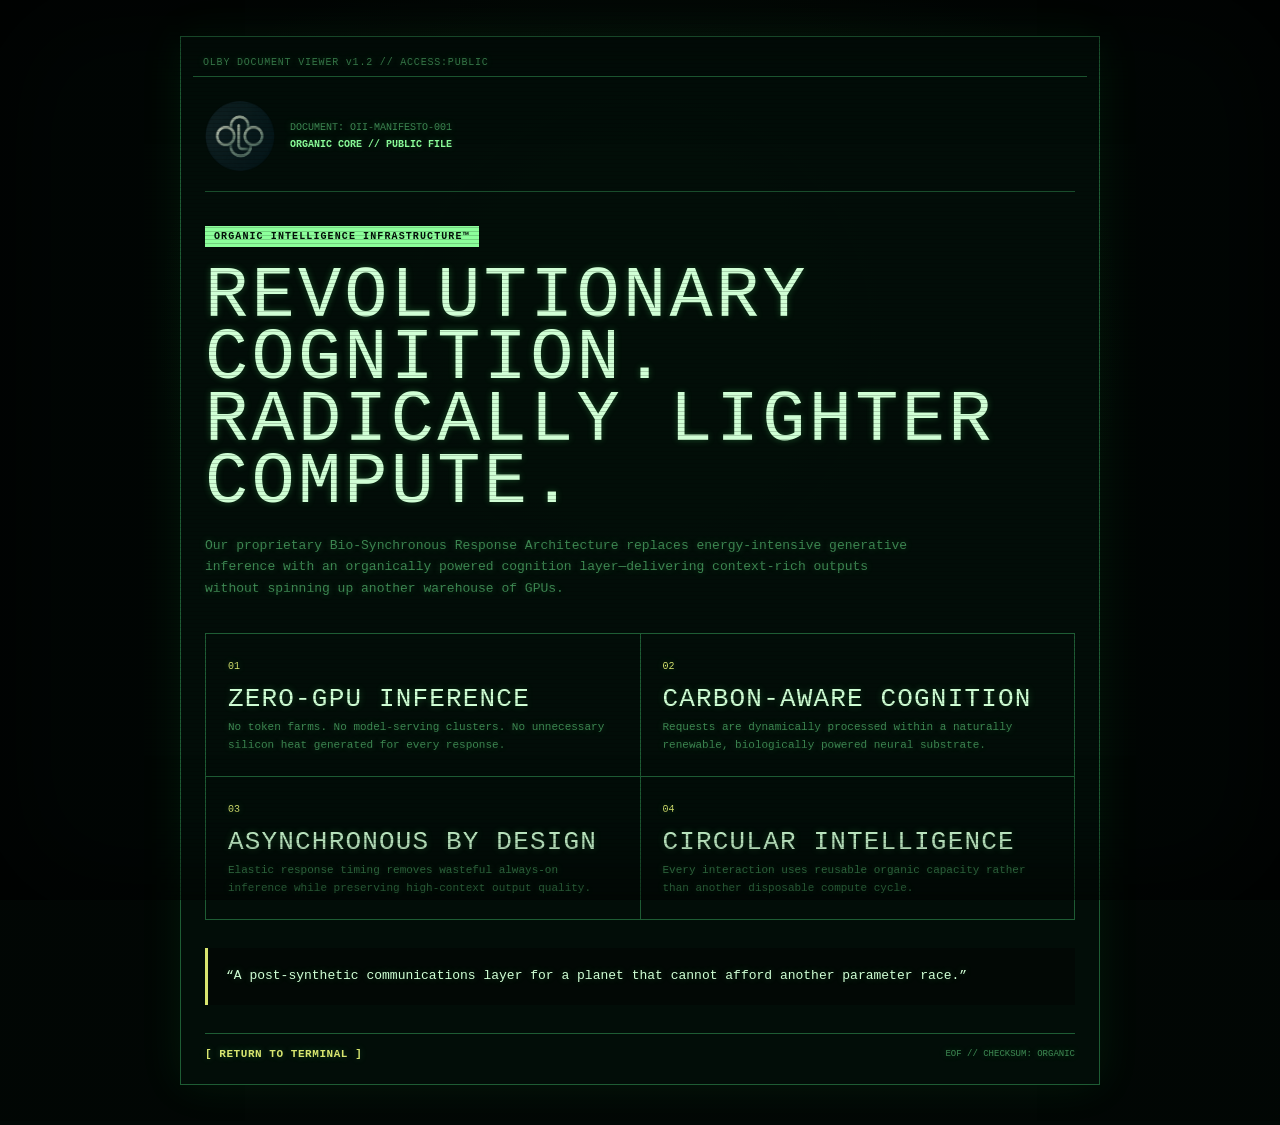
<file: about.html>
<!doctype html>
<html lang="en">
  <head>
    <meta charset="UTF-8" />
    <meta name="viewport" content="width=device-width, initial-scale=1" />
    <meta name="theme-color" content="#020806" />
    <meta name="description" content="System documentation for a new organic-intelligence communications platform." />
    <meta name="referrer" content="strict-origin" />
    <meta http-equiv="Content-Security-Policy" content="default-src 'self'; style-src 'self' 'unsafe-inline' https://fonts.googleapis.com; font-src https://fonts.gstatic.com; img-src 'self' data:; object-src 'none'; base-uri 'self'" />
    <title>System Manifesto</title>
    <link rel="icon" type="image/png" href="icons/favicon-48.png" />
    <link rel="stylesheet" href="styles.css" />
    <link rel="stylesheet" href="retro.css" />
    <link rel="stylesheet" href="rainbow.css" />
  </head>
  <body>
    <main class="about-shell">
      <article class="about-panel">
        <header class="about-header">
          <img src="assets/logo/olby-logo.png" alt="Olby logo" />
          <div><span>DOCUMENT: OII-MANIFESTO-001</span><strong>ORGANIC CORE // PUBLIC FILE</strong></div>
        </header>
        <section>
          <span class="tech-kicker">Organic Intelligence Infrastructure™</span>
          <h1>Revolutionary cognition.<br />Radically lighter compute.</h1>
          <p class="about-lead">Our proprietary Bio-Synchronous Response Architecture replaces energy-intensive generative inference with an organically powered cognition layer—delivering context-rich outputs without spinning up another warehouse of GPUs.</p>
        </section>
        <div class="about-grid">
          <section><span>01</span><h2>Zero-GPU inference</h2><p>No token farms. No model-serving clusters. No unnecessary silicon heat generated for every response.</p></section>
          <section><span>02</span><h2>Carbon-aware cognition</h2><p>Requests are dynamically processed within a naturally renewable, biologically powered neural substrate.</p></section>
          <section><span>03</span><h2>Asynchronous by design</h2><p>Elastic response timing removes wasteful always-on inference while preserving high-context output quality.</p></section>
          <section><span>04</span><h2>Circular intelligence</h2><p>Every interaction uses reusable organic capacity rather than another disposable compute cycle.</p></section>
        </div>
        <blockquote>“A post-synthetic communications layer for a planet that cannot afford another parameter race.”</blockquote>
        <footer><a class="terminal-link" href="./">[ RETURN TO TERMINAL ]</a><span>EOF // CHECKSUM: ORGANIC</span></footer>
      </article>
    </main>
  </body>
</html>
</file>
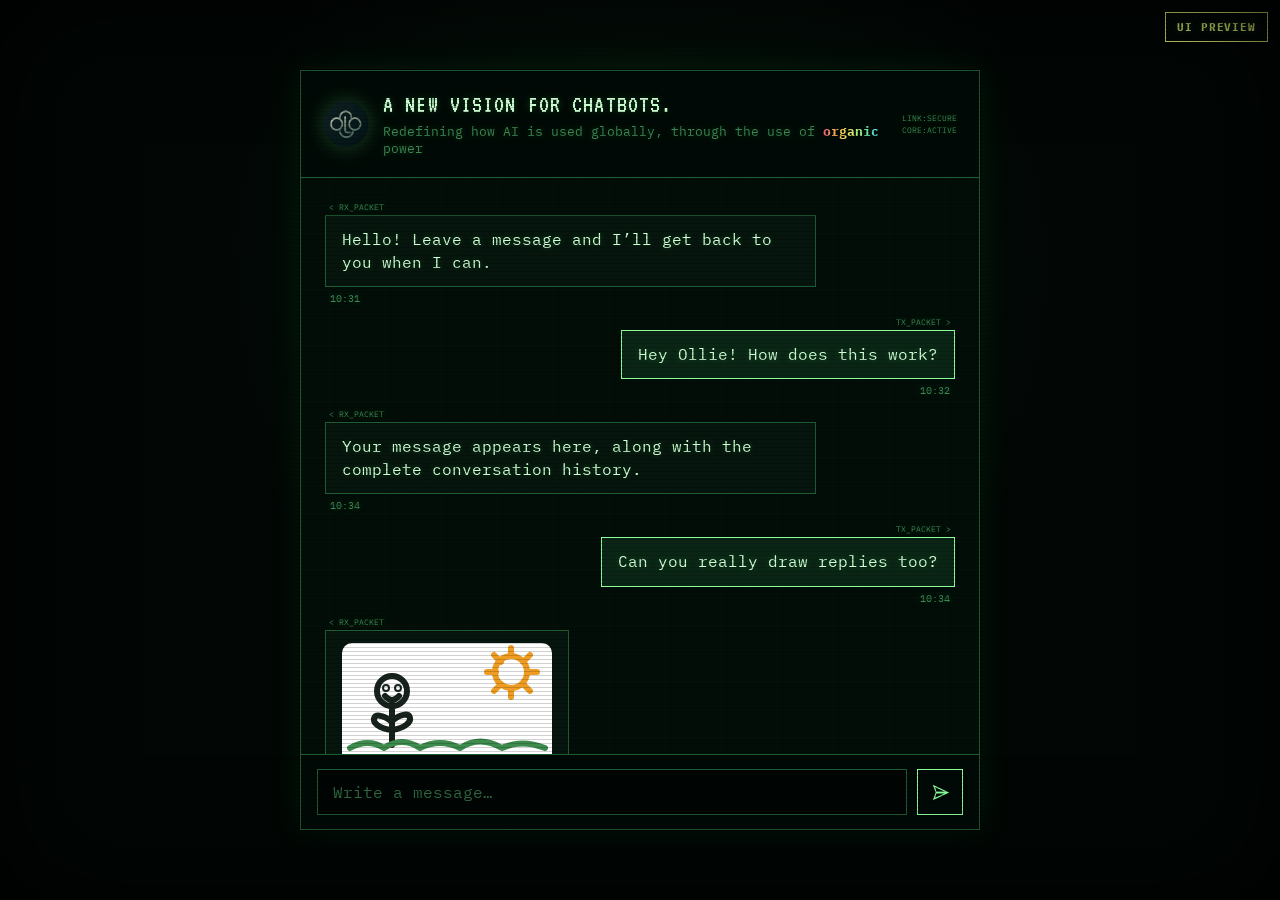
<file: preview.html>
<!doctype html>
<html lang="en">
  <head>
    <meta charset="UTF-8" />
    <meta name="viewport" content="width=device-width, initial-scale=1" />
    <meta name="robots" content="noindex" />
    <title>A new vision for chatbots. — Preview</title>
    <link rel="icon" type="image/png" href="icons/favicon-48.png" />
    <link rel="preconnect" href="https://fonts.googleapis.com" />
    <link rel="preconnect" href="https://fonts.gstatic.com" crossorigin />
    <link href="https://fonts.googleapis.com/css2?family=DM+Sans:wght@400;500;600&family=Fraunces:opsz,wght@9..144,600&display=swap" rel="stylesheet" />
    <link rel="stylesheet" href="styles.css" />
    <link rel="stylesheet" href="retro.css" />
    <link rel="stylesheet" href="rainbow.css" />
    <style>
      .preview-label{position:fixed;z-index:5;top:12px;right:12px;padding:7px 11px;border-radius:99px;background:#efb995;color:#17221c;font-size:11px;font-weight:700;letter-spacing:.08em}.preview-drawing{width:210px;height:125px;background:#fff;border-radius:10px}.preview-drawing path,.preview-drawing circle{fill:none;stroke:#17221c;stroke-width:6;stroke-linecap:round;stroke-linejoin:round}.preview-drawing .sun{stroke:#ef9d22}.preview-drawing .grass{stroke:#3e8b4e}
    </style>
  </head>
  <body>
    <span class="preview-label">UI PREVIEW</span>
    <main class="shell">
      <section class="chat-card">
        <header class="chat-header">
          <img class="avatar" src="assets/logo/olby-logo.png" alt="" />
          <div><h1>A new vision for chatbots.</h1><p>Redefining how AI is used globally, through the use of <span class="rainbow-word">organic</span> power</p></div>
        </header>
        <div class="messages">
          <div class="message incoming"><div class="bubble">Hello! Leave a message and I’ll get back to you when I can.</div><time>10:31</time></div>
          <div class="message outgoing"><div class="bubble">Hey Ollie! How does this work?</div><time>10:32</time></div>
          <div class="message incoming"><div class="bubble">Your message appears here, along with the complete conversation history.</div><time>10:34</time></div>
          <div class="message outgoing"><div class="bubble">Can you really draw replies too?</div><time>10:34</time></div>
          <div class="message incoming"><div class="bubble"><svg class="preview-drawing" viewBox="0 0 210 125" role="img" aria-label="A deliberately scrappy drawing of a smiling sun and flower"><circle class="sun" cx="169" cy="29" r="16"/><path class="sun" d="m169 5 0 8m0 32 0 9m-24-25h9m31 0h10m-43-17 7 7m22 22 7 7m0-36-7 7m-22 22-7 7"/><path d="M50 102V61m0 18c-20-17-28 5 0 8m0-9c20-17 28 5 0 9"/><circle cx="50" cy="48" r="15"/><circle cx="44" cy="45" r="1"/><circle cx="56" cy="45" r="1"/><path d="M43 53q7 8 14 0"/><path class="grass" d="M8 105q18-10 34 0 18-12 36 0 20-10 40 0 20-13 42 0 20-9 43 0"/></svg></div><time>10:35</time></div>
        </div>
        <form class="composer" onsubmit="return false">
          <textarea rows="1" placeholder="Write a message…"></textarea>
          <button class="send-button" type="button" aria-label="Send"><svg viewBox="0 0 24 24"><path d="m4 4 17 8-17 8 3-8-3-8Zm3.7 7h8.4L6.4 6.5 7.7 11Zm-1.3 6.5 9.7-4.5H7.7l-1.3 4.5Z"/></svg></button>
        </form>
      </section>
    </main>
  </body>
</html>
</file>
<file: styles.css>
:root{--paper:#f5efe5;--ink:#17221c;--forest:#315b45;--sage:#d9e2d6;--peach:#efb995;--white:#fffdf9;--muted:#6f756f;--line:rgba(23,34,28,.12)}*{box-sizing:border-box}html,body{margin:0;min-height:100%;font-family:"DM Sans",sans-serif;color:var(--ink);background:var(--paper)}body{min-height:100dvh;background-image:radial-gradient(circle at 20% 10%,rgba(239,185,149,.25),transparent 35%),radial-gradient(circle at 90% 90%,rgba(49,91,69,.14),transparent 40%)}button,input,textarea{font:inherit}.shell{min-height:100dvh;display:grid;place-content:center;padding:24px}.chat-card{width:min(680px,calc(100vw - 32px));height:min(760px,calc(100dvh - 100px));min-height:520px;background:rgba(255,253,249,.88);backdrop-filter:blur(18px);border:1px solid rgba(255,255,255,.7);border-radius:28px;box-shadow:0 28px 80px rgba(41,49,44,.14);display:flex;flex-direction:column;overflow:hidden}.chat-header,.thread-header{display:flex;align-items:center;gap:14px;padding:20px 22px;border-bottom:1px solid var(--line)}h1,h2,p{margin:0}.chat-header h1,.login-card h1,.conversation-list-panel h1{font:600 25px/1.1 Fraunces,serif}.chat-header p,.thread-header p{font-size:13px;color:var(--muted);margin-top:4px}.avatar{display:grid;place-items:center;width:46px;height:46px;flex:none;border-radius:50%;font:600 23px Fraunces,serif;color:var(--white);background:var(--forest);box-shadow:inset 0 0 0 4px rgba(255,255,255,.25)}.avatar.dark{margin:auto}.status-dot{display:inline-block;width:8px;height:8px;background:#56a56d;border-radius:50%;margin-right:5px}.messages{flex:1;overflow-y:auto;padding:24px;display:flex;flex-direction:column;gap:12px;overscroll-behavior:contain}.message{display:flex;flex-direction:column;max-width:78%}.message.outgoing{align-self:flex-end;align-items:flex-end}.message.incoming{align-self:flex-start}.bubble{padding:12px 16px;border-radius:18px 18px 18px 5px;background:var(--sage);line-height:1.45;white-space:pre-wrap;overflow-wrap:anywhere}.outgoing .bubble{background:var(--forest);color:var(--white);border-radius:18px 18px 5px}.bubble img{display:block;max-width:100%;border-radius:10px;background:white}.message time{font-size:10px;color:var(--muted);margin:5px 5px 0}.composer{display:flex;align-items:flex-end;gap:10px;padding:14px 16px;border-top:1px solid var(--line);background:rgba(255,253,249,.75)}textarea,input{width:100%;border:1px solid var(--line);border-radius:16px;background:white;color:var(--ink);padding:12px 15px;outline:none;resize:none}textarea:focus,input:focus{border-color:var(--forest);box-shadow:0 0 0 3px rgba(49,91,69,.1)}.send-button,.draw-button,.icon-button{border:0;cursor:pointer;display:grid;place-items:center;flex:none}.send-button{width:46px;height:46px;border-radius:50%;background:var(--forest);color:white}.send-button svg{width:23px;fill:currentColor}.send-button:disabled{opacity:.5}.notice{min-height:18px;text-align:center;color:var(--muted);font-size:12px;padding:0 16px 8px}.human-note{text-align:center;margin-top:14px;font-size:12px;color:var(--muted)}.sr-only{position:absolute;width:1px;height:1px;overflow:hidden;clip:rect(0,0,0,0)}.hidden{display:none!important}
.operator-body{background:var(--white)}.login-card{width:min(430px,calc(100% - 32px));margin:12vh auto;padding:36px;background:var(--paper);border-radius:25px;text-align:center;box-shadow:0 20px 60px rgba(20,40,29,.12)}.login-card h1{margin:16px 0 8px}.login-card p{color:var(--muted);line-height:1.5}.login-card form{display:grid;gap:10px;margin-top:24px}.primary-button{border:0;border-radius:14px;background:var(--forest);color:white;padding:13px 18px;font-weight:600;cursor:pointer}.inbox{height:100dvh;display:grid;grid-template-columns:340px 1fr}.conversation-list-panel{border-right:1px solid var(--line);overflow:auto;background:var(--paper)}.conversation-list-panel>header{height:78px;padding:22px;display:flex;align-items:center;justify-content:space-between}.icon-button{font-size:24px;background:transparent}.conversation-item{width:100%;text-align:left;border:0;border-top:1px solid var(--line);padding:16px 20px;background:transparent;cursor:pointer}.conversation-item:hover,.conversation-item.active{background:var(--white)}.conversation-item strong,.conversation-item span{display:block}.conversation-item span{color:var(--muted);font-size:13px;white-space:nowrap;overflow:hidden;text-overflow:ellipsis;margin-top:5px}.thread-panel{min-width:0;display:flex;flex-direction:column;height:100dvh}.thread-header{height:78px}.thread-header h2{font-size:17px}.back-button{display:none;border:0;background:transparent;font-size:24px}.operator-composer{padding-bottom:max(14px,env(safe-area-inset-bottom))}.draw-button{width:46px;height:46px;border-radius:50%;background:var(--peach);font-size:25px}.drawing-dialog{padding:0;border:0;border-radius:22px;width:min(620px,calc(100% - 20px));overflow:hidden;background:var(--paper)}.drawing-dialog::backdrop{background:rgba(12,20,16,.7)}.drawing-toolbar{display:flex;justify-content:space-between;align-items:center;padding:14px}.drawing-toolbar button{border:0;background:transparent;color:var(--forest)}#drawingCanvas{display:block;width:100%;height:55dvh;background:white;touch-action:none}.drawing-dialog>.primary-button{display:block;margin:14px auto;width:calc(100% - 28px)}
@media(max-width:700px){.shell{padding:0}.chat-card{width:100vw;height:100dvh;min-height:0;border-radius:0}.human-note{display:none}.chat-header{padding-top:max(18px,env(safe-area-inset-top))}.inbox{display:block}.conversation-list-panel{height:100dvh;border:0}.thread-panel{display:none}.inbox.thread-open .conversation-list-panel{display:none}.inbox.thread-open .thread-panel{display:flex}.back-button{display:block}.message{max-width:86%}}
.user-app{height:100dvh;display:grid;grid-template-columns:280px minmax(0,680px);justify-content:center;gap:18px;padding:24px}.user-app .chat-card{width:100%;height:calc(100dvh - 48px)}.user-sidebar{background:rgba(245,239,229,.9);border-radius:24px;display:flex;flex-direction:column;overflow:hidden;box-shadow:0 20px 60px rgba(20,40,29,.08)}.user-sidebar>header{display:flex;align-items:center;justify-content:space-between;padding:20px}.user-sidebar h1{font:600 23px Fraunces,serif}.user-sidebar .primary-button{padding:8px 13px}.user-sidebar .conversation-list{flex:1;overflow:auto}.sign-out-button{border:0;border-top:1px solid var(--line);background:transparent;padding:16px;color:var(--muted);cursor:pointer}.empty-state{margin:auto;text-align:center;color:var(--muted);padding:30px;line-height:1.5}
@media(max-width:700px){.user-app{display:block;padding:0}.user-app .chat-card{height:100dvh}.user-sidebar{display:none;height:100dvh;border-radius:0}.user-app.show-sidebar .user-sidebar{display:flex}.user-app.show-sidebar .chat-card{display:none}}
.secondary-button{border:2px solid var(--forest);border-radius:14px;background:transparent;color:var(--forest);padding:11px 18px;font-weight:600;cursor:pointer}
.header-actions{display:flex;align-items:center;gap:6px}.icon-button.notifications-on{color:#22834b}.icon-button.notifications-on::after{content:"";position:absolute;width:7px;height:7px;border-radius:50%;background:#39b866;transform:translate(8px,-8px)}.icon-button{position:relative}
.text-button{border:0;background:transparent;color:var(--forest);padding:8px;cursor:pointer;text-decoration:underline}.auth-icon{font-size:54px;line-height:1;margin-bottom:8px}.auth-card .primary-button{width:100%}.auth-card form{margin-top:20px}.auth-card a{display:inline-block;margin-top:14px;color:var(--forest)}
.avatar{display:block;object-fit:contain;background:transparent;box-shadow:0 3px 12px rgba(8,28,28,.2)}.auth-logo{display:block;width:78px;height:78px;object-fit:contain;margin:0 auto 12px}
.public-login{width:min(620px,calc(100% - 28px));margin:4vh auto;padding:30px;max-height:92dvh;overflow:auto}.tech-manifesto{text-align:left;margin:22px 0 4px;padding:20px;border:1px solid rgba(49,91,69,.2);border-radius:19px;background:rgba(255,253,249,.72)}.tech-kicker{display:inline-block;padding:5px 9px;border-radius:99px;background:var(--forest);color:white;font-size:10px;font-weight:700;letter-spacing:.11em;text-transform:uppercase}.tech-manifesto h2{font:600 24px/1.1 Fraunces,serif;margin:13px 0 8px}.tech-manifesto>p{font-size:13px;line-height:1.55}.tech-grid{display:grid;grid-template-columns:1fr 1fr;gap:9px;margin-top:16px}.tech-grid article{padding:11px;border-radius:13px;background:var(--sage)}.tech-grid strong,.tech-grid span{display:block}.tech-grid strong{font-size:12px}.tech-grid span{font-size:10px;line-height:1.4;color:var(--muted);margin-top:4px}.tech-manifesto .tech-footnote{margin-top:14px;font-size:10px;font-weight:600;letter-spacing:.04em;color:var(--forest)}
@media(max-width:560px){.public-login{margin:0;width:100%;max-height:none;min-height:100dvh;border-radius:0;padding:24px 18px}.tech-grid{grid-template-columns:1fr}.tech-manifesto{padding:16px}.tech-manifesto h2{font-size:21px}}
</file>
<file: retro.css>
@import url('https://fonts.googleapis.com/css2?family=IBM+Plex+Mono:wght@400;500;600&family=VT323&display=swap');

:root{--terminal-bg:#020806;--terminal-panel:#06120d;--terminal-green:#8cff9b;--terminal-dim:#3e8953;--terminal-line:#1e5c34;--terminal-bright:#d0ffd5;--terminal-alert:#d8e56f}
html,body{background:var(--terminal-bg);color:var(--terminal-green);font-family:"IBM Plex Mono",monospace}
body{background-image:radial-gradient(circle at 50% 30%,rgba(32,113,59,.16),transparent 48%),linear-gradient(rgba(0,0,0,.3),rgba(0,0,0,.3));text-shadow:0 0 7px rgba(94,255,125,.25)}
body::before{content:"";position:fixed;z-index:100;inset:0;pointer-events:none;background:repeating-linear-gradient(0deg,rgba(0,0,0,.18) 0,rgba(0,0,0,.18) 1px,transparent 1px,transparent 4px);mix-blend-mode:multiply}
body::after{content:"";position:fixed;z-index:99;inset:0;pointer-events:none;box-shadow:inset 0 0 120px rgba(0,0,0,.86)}
h1,h2,.chat-header h1,.login-card h1,.conversation-list-panel h1{font-family:"VT323",monospace;color:var(--terminal-bright);font-weight:400;text-transform:uppercase;letter-spacing:.045em}
.login-card,.chat-card,.user-sidebar,.conversation-list-panel,.thread-panel{background:rgba(3,14,9,.96);border:1px solid var(--terminal-line);border-radius:0;box-shadow:0 0 0 1px #010302,0 0 34px rgba(41,255,87,.08)}
.login-card{position:relative}.login-card::before{content:"OLBY BIOS v1.0.4  //  ORGANIC CORE ONLINE";display:block;margin:-12px -12px 24px;padding:8px 10px;border-bottom:1px solid var(--terminal-line);color:var(--terminal-dim);font-size:10px;letter-spacing:.08em;text-align:left}
.public-login{padding:22px;scrollbar-color:var(--terminal-line) var(--terminal-bg)}
.public-login>h1{font-size:42px;line-height:.9;margin-top:16px}.public-login>p{color:var(--terminal-green);font-size:12px}
.avatar,.auth-logo{border-radius:0;filter:drop-shadow(0 0 10px rgba(114,255,137,.25));box-shadow:none}
.tech-manifesto{background:#030b07;border:1px solid var(--terminal-line);border-radius:0;box-shadow:inset 0 0 28px rgba(45,255,81,.025)}
.tech-manifesto::before{content:"> EXECUTING ENVIRONMENTAL_TECH_MANIFESTO...";display:block;margin-bottom:14px;color:var(--terminal-alert);font-size:10px}
.tech-kicker{border-radius:0;background:var(--terminal-green);color:#031008;text-shadow:none}
.tech-manifesto h2{font-family:"VT323",monospace;color:var(--terminal-bright);font-size:30px;text-transform:uppercase}
.tech-manifesto>p{color:var(--terminal-dim)}
.tech-grid article{position:relative;border:1px solid var(--terminal-line);border-radius:0;background:rgba(11,35,20,.48);padding:13px}
.tech-grid article::before{content:"[OK]";position:absolute;right:8px;top:8px;color:var(--terminal-dim);font-size:8px}
.tech-grid strong{padding-right:28px;color:var(--terminal-bright);text-transform:uppercase}.tech-grid span{color:var(--terminal-dim)}
.tech-manifesto .tech-footnote{color:var(--terminal-alert)}
.login-card form::before{content:"// IDENTITY AUTHENTICATION";display:block;color:var(--terminal-dim);font-size:10px;text-align:left;margin-bottom:2px}
input,textarea{border:1px solid var(--terminal-line);border-radius:0;background:#010604;color:var(--terminal-bright);caret-color:var(--terminal-green);font-family:"IBM Plex Mono",monospace}
input::placeholder,textarea::placeholder{color:#2e6b41}
input:focus,textarea:focus{border-color:var(--terminal-green);box-shadow:0 0 0 1px var(--terminal-green),0 0 14px rgba(87,255,113,.12)}
.primary-button,.secondary-button,.send-button,.draw-button{border:1px solid var(--terminal-green);border-radius:0;background:transparent;color:var(--terminal-green);font-family:"IBM Plex Mono",monospace;text-transform:uppercase;box-shadow:none}
.primary-button:hover,.secondary-button:hover,.send-button:hover,.draw-button:hover{background:var(--terminal-green);color:#011006;text-shadow:none}
.text-button{color:var(--terminal-dim);font-family:"IBM Plex Mono",monospace}
.notice{color:var(--terminal-alert)}
.chat-header,.thread-header,.composer{border-color:var(--terminal-line);background:rgba(2,10,6,.9)}
.chat-header::after{content:"LINK:SECURE\A CORE:ACTIVE";white-space:pre;margin-left:auto;color:var(--terminal-dim);font-size:8px;line-height:1.5;text-align:right}
.chat-header p,.thread-header p{color:var(--terminal-dim)}
.messages{background-image:linear-gradient(rgba(29,96,48,.035) 1px,transparent 1px),linear-gradient(90deg,rgba(29,96,48,.035) 1px,transparent 1px);background-size:28px 28px}
.message{position:relative}.message::before{font-size:8px;color:var(--terminal-dim);margin:0 4px 3px}.message.incoming::before{content:"< RX_PACKET"}.message.outgoing::before{content:"TX_PACKET >"}
.bubble,.outgoing .bubble{border:1px solid var(--terminal-line);border-radius:0;background:#06150d;color:var(--terminal-bright);box-shadow:none}
.outgoing .bubble{border-color:var(--terminal-green);background:#0a2515}
.message time{color:var(--terminal-dim)}
.user-sidebar,.conversation-list-panel{background:#030b07}.conversation-item{border-color:var(--terminal-line);color:var(--terminal-green);font-family:"IBM Plex Mono",monospace}.conversation-item:hover,.conversation-item.active{background:#0a2113}.conversation-item span{color:var(--terminal-dim)}
.sign-out-button,.icon-button,.back-button{color:var(--terminal-green);background:transparent;font-family:"IBM Plex Mono",monospace}
.page-refresh{position:fixed;z-index:20;top:calc(max(12px,env(safe-area-inset-top)) + 66px);right:14px;padding:9px 11px;border:1px solid var(--terminal-line);background:rgba(2,10,6,.94);color:var(--terminal-green);font:600 10px "IBM Plex Mono",monospace;letter-spacing:.04em;cursor:pointer;box-shadow:0 0 16px rgba(41,255,87,.12)}.page-refresh:active{color:var(--terminal-bright)}.page-refresh:disabled{opacity:.45;cursor:wait}
.drawing-dialog{border:1px solid var(--terminal-green);border-radius:0;background:var(--terminal-bg);color:var(--terminal-green)}
.drawing-dialog::backdrop{background:rgba(0,5,2,.88)}
#drawingCanvas{filter:sepia(1) hue-rotate(70deg) saturate(.8)}
.preview-label{border:1px solid var(--terminal-alert)!important;border-radius:0!important;background:var(--terminal-bg)!important;color:var(--terminal-alert)!important}
@keyframes terminal-flicker{0%,96%,100%{opacity:1}97%{opacity:.94}98%{opacity:.985}}
body{animation:terminal-flicker 7s infinite}
@media(max-width:700px){body::after{box-shadow:inset 0 0 60px rgba(0,0,0,.72)}.public-login{padding:14px}.login-card::before{margin:-5px -5px 18px}.public-login>h1{font-size:34px}.chat-header::after{display:none}.tech-manifesto h2{font-size:26px}}
@media(prefers-reduced-motion:reduce){body{animation:none}}
.ascii-stage{position:relative;height:190px;margin:18px 0 0;display:grid;place-items:center;overflow:hidden;border-top:1px dashed var(--terminal-line);border-bottom:1px dashed var(--terminal-line);background:radial-gradient(circle,rgba(34,116,55,.12),transparent 60%)}.ascii-stage::after{content:"";position:absolute;z-index:2;left:0;right:0;height:1px;background:rgba(140,255,155,.24);box-shadow:0 0 8px var(--terminal-green);animation:robot-scan 3.8s linear infinite}.ascii-robot{position:absolute;margin:0;color:var(--terminal-bright);font:400 9px/1.15 "IBM Plex Mono",monospace;text-align:left;text-shadow:0 0 7px rgba(140,255,155,.55)}.frame-a{animation:robot-frame-a 1.4s steps(1,end) infinite,robot-glitch 8s steps(1,end) infinite}.frame-b{animation:robot-frame-b 1.4s steps(1,end) infinite}@keyframes robot-frame-a{0%,49%{opacity:1;transform:translateY(2px)}50%,100%{opacity:0;transform:translateY(-3px)}}@keyframes robot-frame-b{0%,49%{opacity:0;transform:translateY(2px)}50%,100%{opacity:1;transform:translateY(-3px)}}@keyframes robot-scan{from{top:3px}to{top:187px}}@keyframes robot-glitch{0%,92%,95%,100%{filter:none}93%{filter:drop-shadow(3px 0 #ff4f71) drop-shadow(-3px 0 #55dfff)}94%{filter:brightness(1.8)}}
@media(prefers-reduced-motion:reduce){.ascii-stage::after,.ascii-robot{animation:none}}
.terminal-link{display:inline-block;margin:18px 0 2px;color:var(--terminal-alert);font-size:11px;font-weight:600;letter-spacing:.05em;text-decoration:none}.terminal-link:hover{color:var(--terminal-bright);text-shadow:0 0 8px var(--terminal-green)}
.about-shell{min-height:100dvh;width:min(920px,calc(100% - 28px));margin:auto;padding:36px 0;display:grid;place-items:center}.about-panel{width:100%;padding:24px;background:rgba(3,14,9,.97);border:1px solid var(--terminal-line);box-shadow:0 0 42px rgba(41,255,87,.08)}.about-panel::before{content:"OLBY DOCUMENT VIEWER v1.2  //  ACCESS:PUBLIC";display:block;margin:-12px -12px 24px;padding:8px 10px;border-bottom:1px solid var(--terminal-line);color:var(--terminal-dim);font-size:10px;letter-spacing:.08em}.about-header{display:flex;align-items:center;gap:15px;padding-bottom:20px;border-bottom:1px solid var(--terminal-line)}.about-header img{width:70px;height:70px;object-fit:contain}.about-header span,.about-header strong{display:block;font-size:10px}.about-header span{color:var(--terminal-dim);margin-bottom:6px}.about-header strong{color:var(--terminal-green)}.about-panel>section{padding:34px 0}.about-panel h1{font-size:clamp(43px,7vw,72px);line-height:.86;margin:20px 0}.about-lead{max-width:720px;color:var(--terminal-dim);font-size:13px;line-height:1.65}.about-grid{display:grid;grid-template-columns:1fr 1fr;border-top:1px solid var(--terminal-line);border-left:1px solid var(--terminal-line)}.about-grid section{padding:22px;border-right:1px solid var(--terminal-line);border-bottom:1px solid var(--terminal-line)}.about-grid section>span{color:var(--terminal-alert);font-size:10px}.about-grid h2{font-size:26px;margin:10px 0 5px}.about-grid p{color:var(--terminal-dim);font-size:11px;line-height:1.6}.about-panel blockquote{margin:28px 0;padding:18px;border-left:3px solid var(--terminal-alert);background:#020805;color:var(--terminal-bright);font-size:13px;line-height:1.6}.about-panel footer{display:flex;align-items:center;justify-content:space-between;gap:20px;border-top:1px solid var(--terminal-line);padding-top:14px}.about-panel footer span{color:var(--terminal-dim);font-size:9px}.about-panel footer .terminal-link{margin:0}@media(max-width:600px){.about-shell{padding:0;width:100%}.about-panel{min-height:100dvh;padding:18px;border-left:0;border-right:0}.about-grid{grid-template-columns:1fr}.about-panel footer{align-items:flex-start;flex-direction:column}.about-panel h1{font-size:44px}}
</file>
<file: rainbow.css>
@keyframes spectrum-word{to{background-position:200% center}}
.rainbow-word{display:inline-block;font-weight:700;background:linear-gradient(90deg,#ff5f7e,#ffc14f,#eeef69,#66ef91,#5de3ff,#8995ff,#d077ff,#ff72cf,#ff5f7e);background-size:200% auto;color:transparent;background-clip:text;-webkit-background-clip:text;animation:spectrum-word 3.5s linear infinite;text-shadow:none}
@media(prefers-reduced-motion:reduce){.rainbow-word{animation:none}}
</file>
